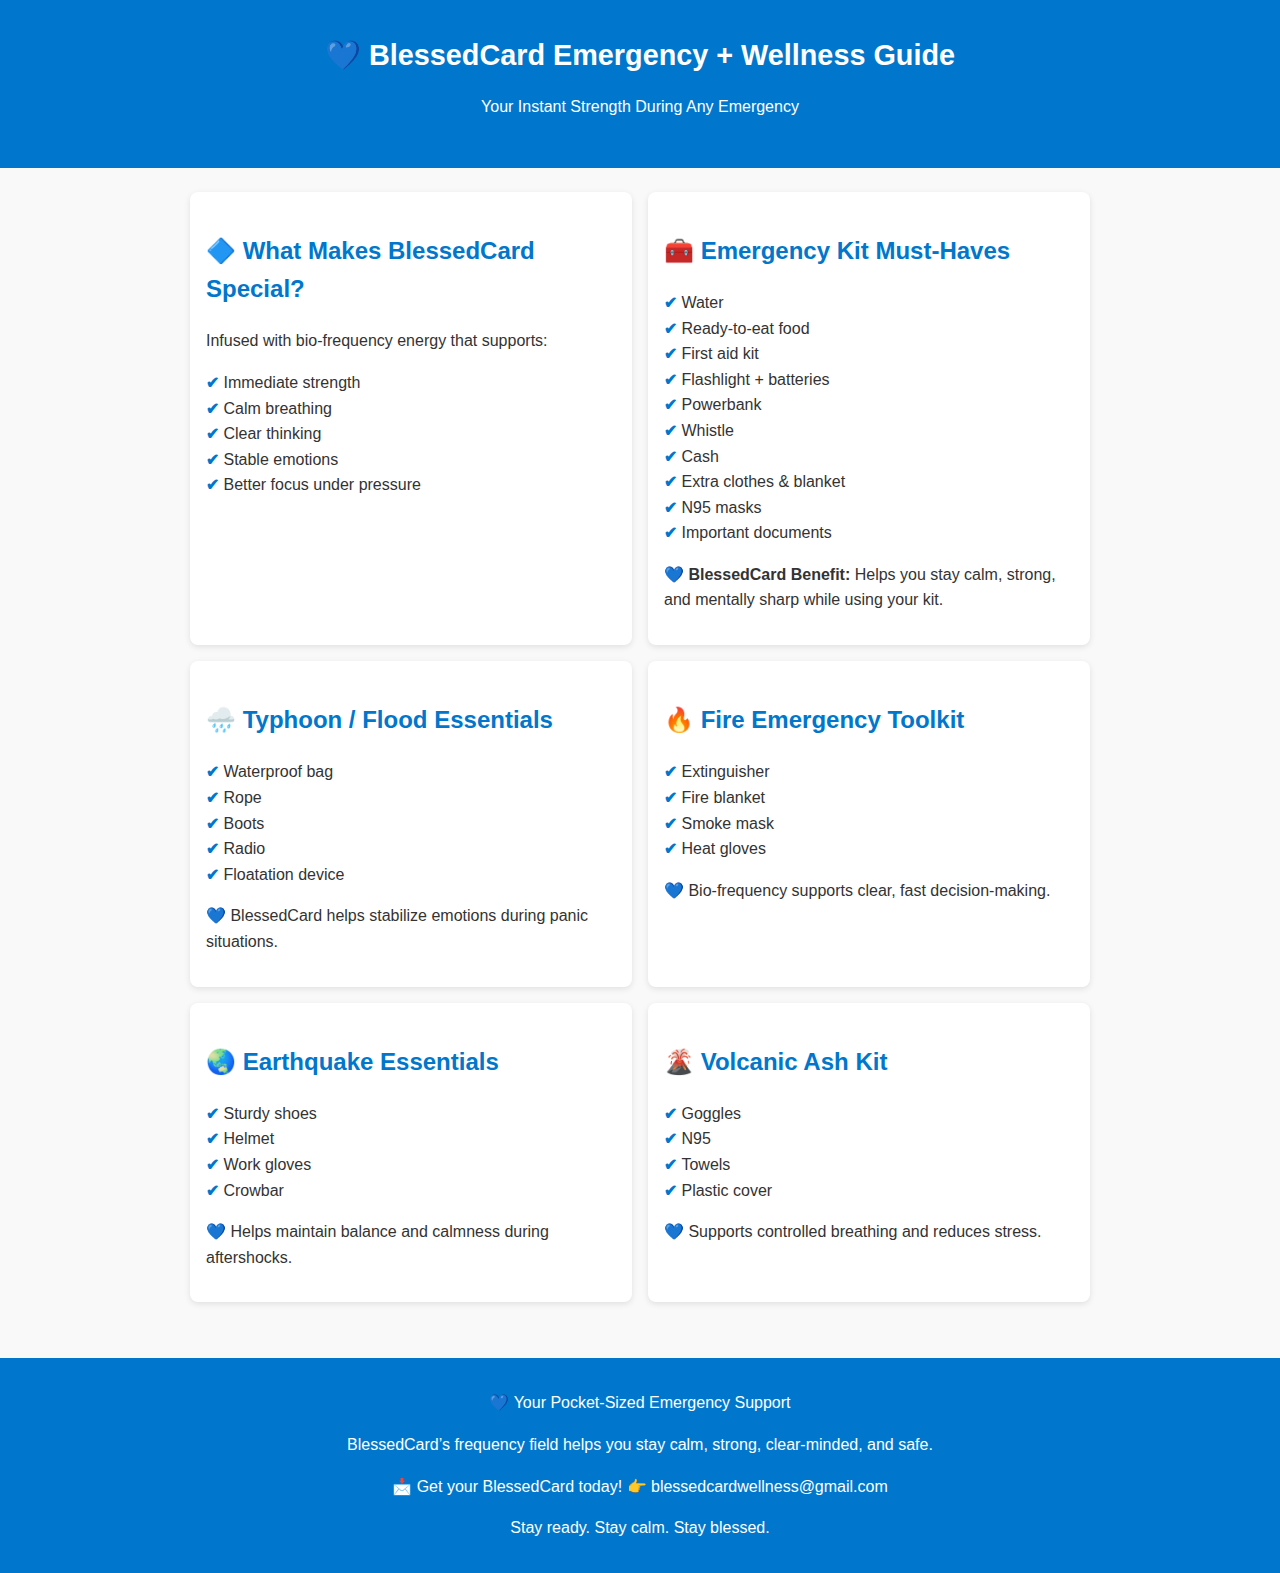
<file: INDEX.html>
<!DOCTYPE html>
<html lang="en">
<head>
  <meta charset="UTF-8">
  <meta name="viewport" content="width=device-width, initial-scale=1.0">
  <title>BLESSEDCARD Emergency + Wellness Guide</title>
  <style>
    body {
      font-family: Arial, sans-serif;
      margin: 0;
      background: #f9f9f9;
      color: #333;
      line-height: 1.6;
    }
    header {
      background: #0077cc;
      color: white;
      text-align: center;
      padding: 2rem 1rem;
    }
    header h1 {
      margin: 0;
      font-size: 1.8rem;
    }
    section {
      padding: 1.5rem;
      max-width: 900px;
      margin: auto;
    }
    h2 {
      color: #0077cc;
      margin-top: 1.5rem;
    }
    .card {
      background: white;
      border-radius: 8px;
      padding: 1rem;
      margin: 1rem 0;
      box-shadow: 0 2px 6px rgba(0,0,0,0.1);
    }
    ul {
      list-style: none;
      padding: 0;
    }
    ul li::before {
      content: "✔ ";
      color: #0077cc;
      font-weight: bold;
    }
    footer {
      background: #0077cc;
      color: white;
      text-align: center;
      padding: 1rem;
      margin-top: 2rem;
    }
    @media (min-width: 768px) {
      section {
        display: grid;
        grid-template-columns: 1fr 1fr;
        gap: 1rem;
      }
      .card {
        margin: 0;
      }
    }
  </style>
</head>
<body>
  <header>
    <h1>💙 BlessedCard Emergency + Wellness Guide</h1>
    <p>Your Instant Strength During Any Emergency</p>
  </header>

  <section>
    <div class="card">
      <h2>🔷 What Makes BlessedCard Special?</h2>
      <p>Infused with bio-frequency energy that supports:</p>
      <ul>
        <li>Immediate strength</li>
        <li>Calm breathing</li>
        <li>Clear thinking</li>
        <li>Stable emotions</li>
        <li>Better focus under pressure</li>
      </ul>
    </div>

    <div class="card">
      <h2>🧰 Emergency Kit Must-Haves</h2>
      <ul>
        <li>Water</li>
        <li>Ready-to-eat food</li>
        <li>First aid kit</li>
        <li>Flashlight + batteries</li>
        <li>Powerbank</li>
        <li>Whistle</li>
        <li>Cash</li>
        <li>Extra clothes & blanket</li>
        <li>N95 masks</li>
        <li>Important documents</li>
      </ul>
      <p><strong>💙 BlessedCard Benefit:</strong> Helps you stay calm, strong, and mentally sharp while using your kit.</p>
    </div>

    <div class="card">
      <h2>🌧️ Typhoon / Flood Essentials</h2>
      <ul>
        <li>Waterproof bag</li>
        <li>Rope</li>
        <li>Boots</li>
        <li>Radio</li>
        <li>Floatation device</li>
      </ul>
      <p>💙 BlessedCard helps stabilize emotions during panic situations.</p>
    </div>

    <div class="card">
      <h2>🔥 Fire Emergency Toolkit</h2>
      <ul>
        <li>Extinguisher</li>
        <li>Fire blanket</li>
        <li>Smoke mask</li>
        <li>Heat gloves</li>
      </ul>
      <p>💙 Bio-frequency supports clear, fast decision-making.</p>
    </div>

    <div class="card">
      <h2>🌏 Earthquake Essentials</h2>
      <ul>
        <li>Sturdy shoes</li>
        <li>Helmet</li>
        <li>Work gloves</li>
        <li>Crowbar</li>
      </ul>
      <p>💙 Helps maintain balance and calmness during aftershocks.</p>
    </div>

    <div class="card">
      <h2>🌋 Volcanic Ash Kit</h2>
      <ul>
        <li>Goggles</li>
        <li>N95</li>
        <li>Towels</li>
        <li>Plastic cover</li>
      </ul>
      <p>💙 Supports controlled breathing and reduces stress.</p>
    </div>
  </section>

  <footer>
    <p>💙 Your Pocket-Sized Emergency Support</p>
    <p>BlessedCard’s frequency field helps you stay calm, strong, clear-minded, and safe.</p>
    <p>📩 Get your BlessedCard today! 👉 blessedcardwellness@gmail.com</p>
    <p>Stay ready. Stay calm. Stay blessed.</p>
  </footer>
</body>
</html>
</file>
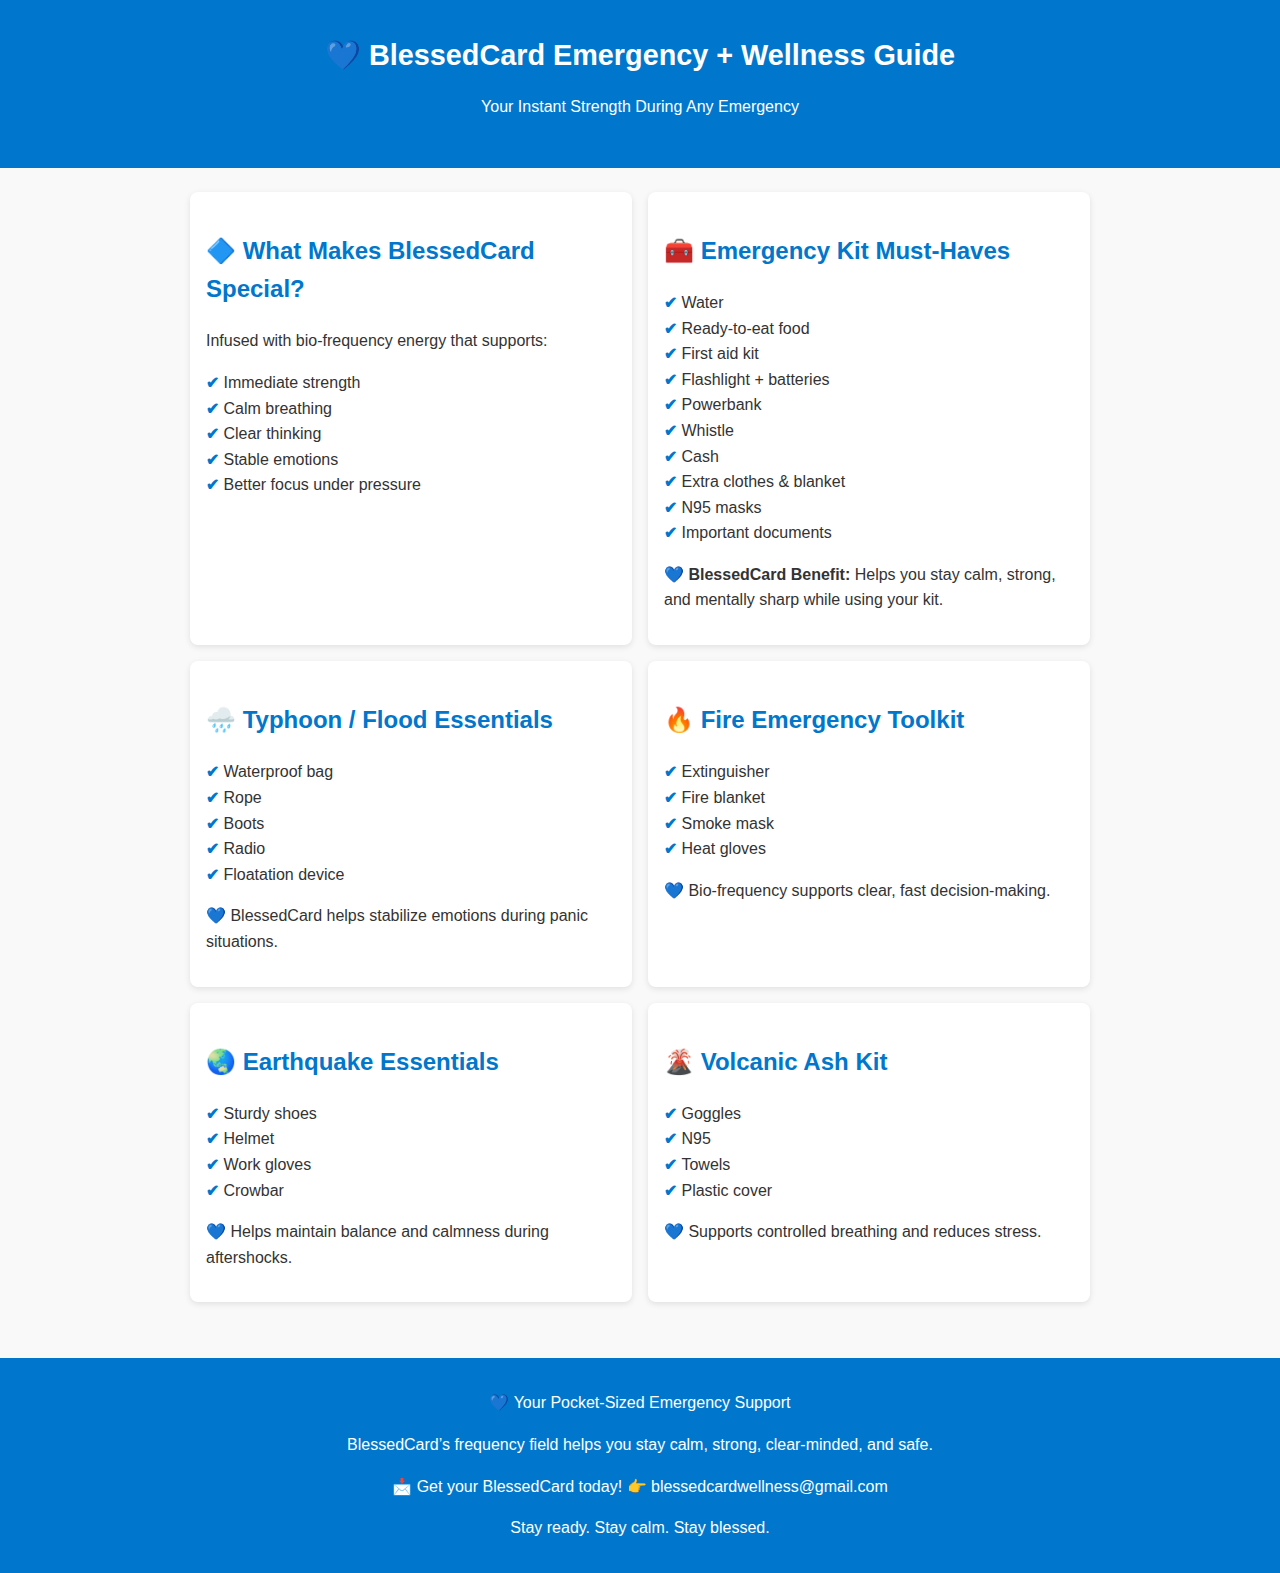
<file: BLESSEDCARD and EMERGENCY.html>
<!DOCTYPE html>
<html lang="en">
<head>
  <meta charset="UTF-8">
  <meta name="viewport" content="width=device-width, initial-scale=1.0">
  <title>BLESSEDCARD Emergency + Wellness Guide</title>
  <style>
    body {
      font-family: Arial, sans-serif;
      margin: 0;
      background: #f9f9f9;
      color: #333;
      line-height: 1.6;
    }
    header {
      background: #0077cc;
      color: white;
      text-align: center;
      padding: 2rem 1rem;
    }
    header h1 {
      margin: 0;
      font-size: 1.8rem;
    }
    section {
      padding: 1.5rem;
      max-width: 900px;
      margin: auto;
    }
    h2 {
      color: #0077cc;
      margin-top: 1.5rem;
    }
    .card {
      background: white;
      border-radius: 8px;
      padding: 1rem;
      margin: 1rem 0;
      box-shadow: 0 2px 6px rgba(0,0,0,0.1);
    }
    ul {
      list-style: none;
      padding: 0;
    }
    ul li::before {
      content: "✔ ";
      color: #0077cc;
      font-weight: bold;
    }
    footer {
      background: #0077cc;
      color: white;
      text-align: center;
      padding: 1rem;
      margin-top: 2rem;
    }
    @media (min-width: 768px) {
      section {
        display: grid;
        grid-template-columns: 1fr 1fr;
        gap: 1rem;
      }
      .card {
        margin: 0;
      }
    }
  </style>
</head>
<body>
  <header>
    <h1>💙 BlessedCard Emergency + Wellness Guide</h1>
    <p>Your Instant Strength During Any Emergency</p>
  </header>

  <section>
    <div class="card">
      <h2>🔷 What Makes BlessedCard Special?</h2>
      <p>Infused with bio-frequency energy that supports:</p>
      <ul>
        <li>Immediate strength</li>
        <li>Calm breathing</li>
        <li>Clear thinking</li>
        <li>Stable emotions</li>
        <li>Better focus under pressure</li>
      </ul>
    </div>

    <div class="card">
      <h2>🧰 Emergency Kit Must-Haves</h2>
      <ul>
        <li>Water</li>
        <li>Ready-to-eat food</li>
        <li>First aid kit</li>
        <li>Flashlight + batteries</li>
        <li>Powerbank</li>
        <li>Whistle</li>
        <li>Cash</li>
        <li>Extra clothes & blanket</li>
        <li>N95 masks</li>
        <li>Important documents</li>
      </ul>
      <p><strong>💙 BlessedCard Benefit:</strong> Helps you stay calm, strong, and mentally sharp while using your kit.</p>
    </div>

    <div class="card">
      <h2>🌧️ Typhoon / Flood Essentials</h2>
      <ul>
        <li>Waterproof bag</li>
        <li>Rope</li>
        <li>Boots</li>
        <li>Radio</li>
        <li>Floatation device</li>
      </ul>
      <p>💙 BlessedCard helps stabilize emotions during panic situations.</p>
    </div>

    <div class="card">
      <h2>🔥 Fire Emergency Toolkit</h2>
      <ul>
        <li>Extinguisher</li>
        <li>Fire blanket</li>
        <li>Smoke mask</li>
        <li>Heat gloves</li>
      </ul>
      <p>💙 Bio-frequency supports clear, fast decision-making.</p>
    </div>

    <div class="card">
      <h2>🌏 Earthquake Essentials</h2>
      <ul>
        <li>Sturdy shoes</li>
        <li>Helmet</li>
        <li>Work gloves</li>
        <li>Crowbar</li>
      </ul>
      <p>💙 Helps maintain balance and calmness during aftershocks.</p>
    </div>

    <div class="card">
      <h2>🌋 Volcanic Ash Kit</h2>
      <ul>
        <li>Goggles</li>
        <li>N95</li>
        <li>Towels</li>
        <li>Plastic cover</li>
      </ul>
      <p>💙 Supports controlled breathing and reduces stress.</p>
    </div>
  </section>

  <footer>
    <p>💙 Your Pocket-Sized Emergency Support</p>
    <p>BlessedCard’s frequency field helps you stay calm, strong, clear-minded, and safe.</p>
    <p>📩 Get your BlessedCard today! 👉 blessedcardwellness@gmail.com</p>
    <p>Stay ready. Stay calm. Stay blessed.</p>
  </footer>
</body>
</html>
</file>
